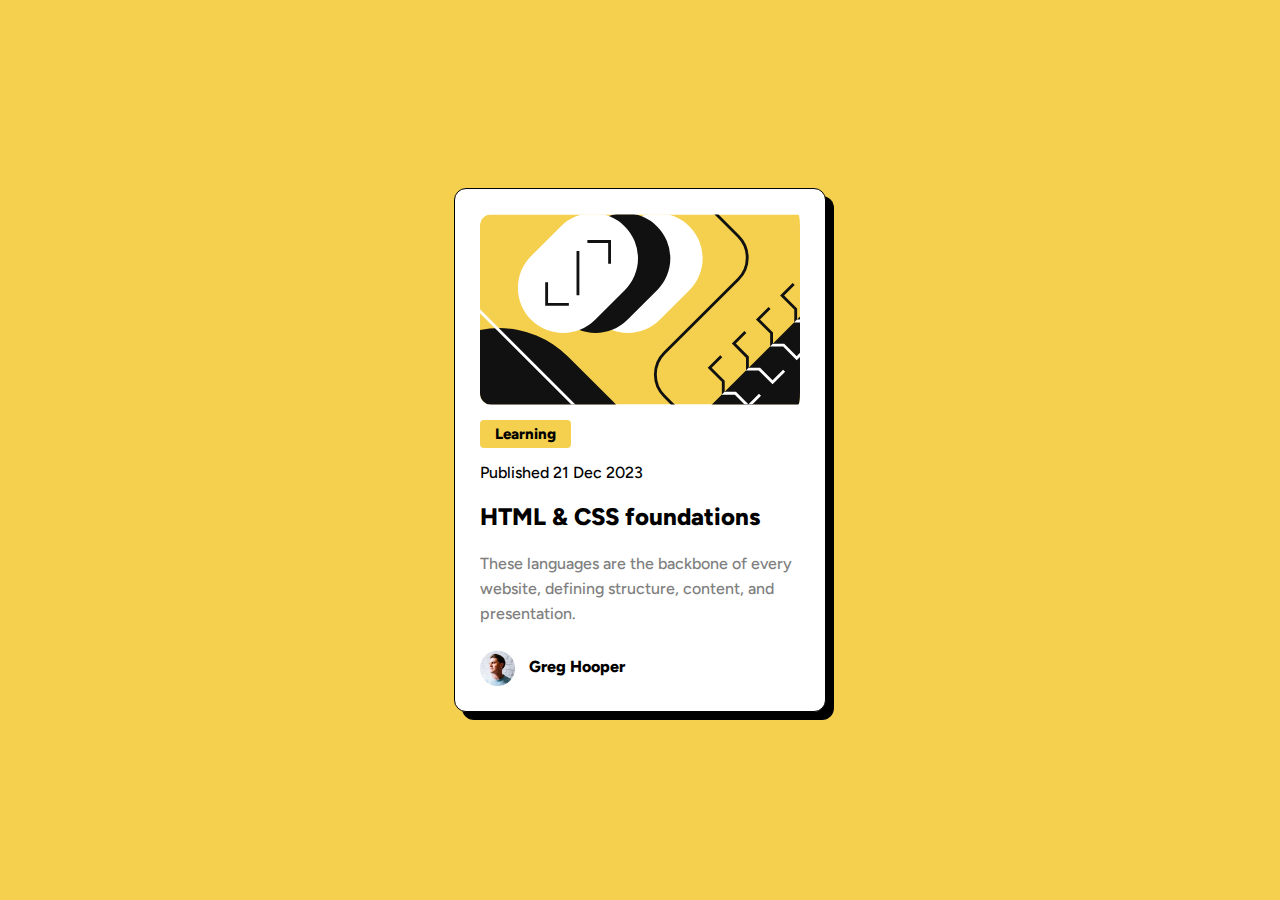
<file: blog-preview-card/index.html>
<!DOCTYPE html>
<html lang="en">
<head>
  <meta charset="UTF-8">
  <meta name="viewport" content="width=device-width, initial-scale=1.0">
  <link rel="icon" type="image/png" sizes="32x32" href="images/favicon-32x32.png">
  <link rel="stylesheet" href="style.css">
  <link rel="preconnect" href="https://fonts.googleapis.com">
  <link rel="preconnect" href="https://fonts.gstatic.com" crossorigin>
  <link href="https://fonts.googleapis.com/css2?family=Figtree:ital,wght@0,300..900;1,300..900&display=swap" rel="stylesheet">
  <title>Frontend Mentor | Blog preview card</title>
</head>
<body>
  <main>
      <div class="wrap">
          <img src="images/illustration-article.svg" alt="illustration" id="illustration">
          <span id="highlight">Learning</span>
          <span id="date">Published 21 Dec 2023</span>
          <h2>HTML & CSS foundations</h2>
          <p>These languages are the backbone of every website, defining structure, content, and presentation.</p>
          <img src="images/image-avatar.webp" alt="profile-picture">
          <span id="name">Greg Hooper</span>
      </div>
  </main>
</body>
</html>
</file>
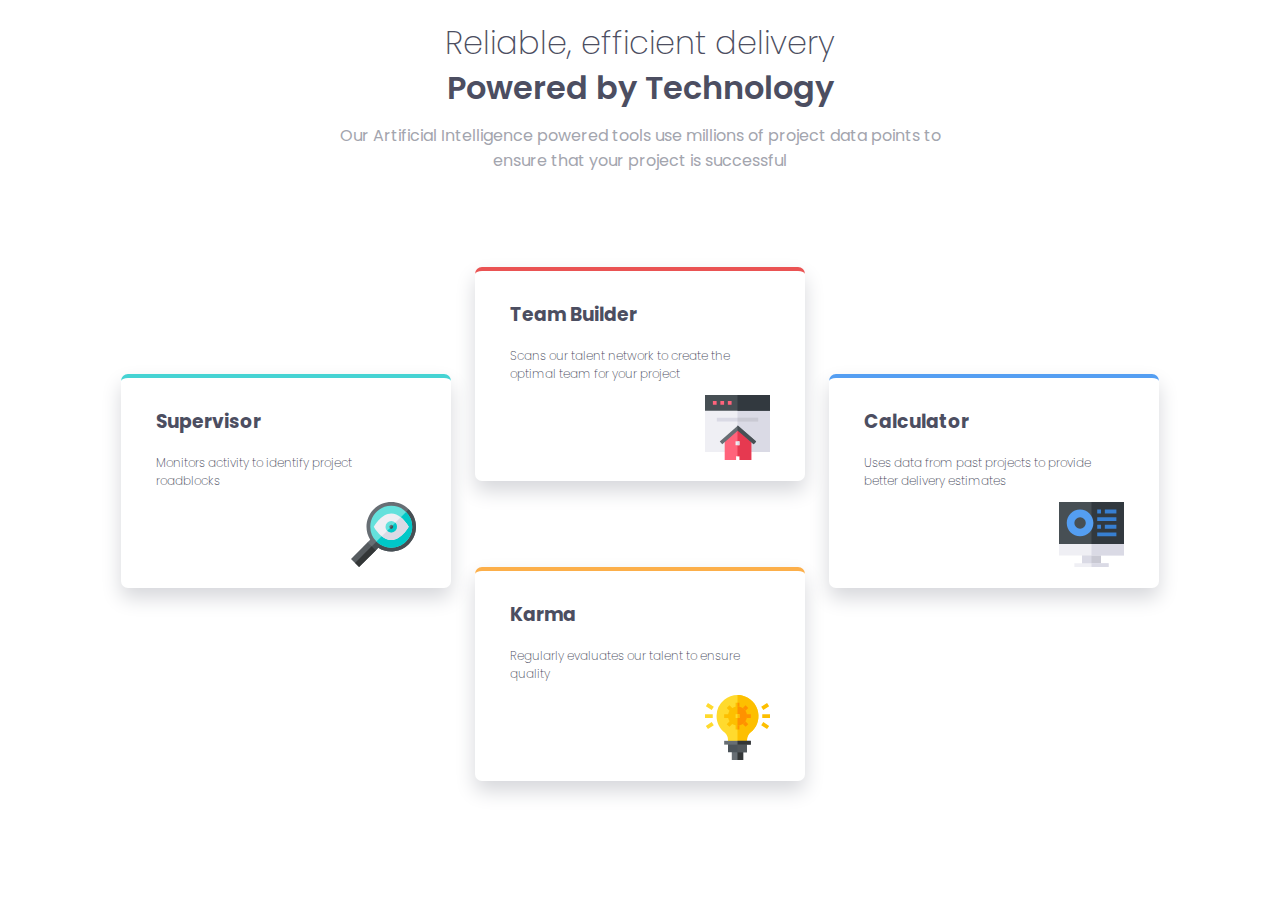
<file: four-card-feature/index.html>
<!DOCTYPE html>
<html lang="en">
<head>
  <meta charset="UTF-8">
  <meta name="viewport" content="width=device-width, initial-scale=1.0">
  <link rel="icon" type="image/png" sizes="32x32" href="./images/favicon-32x32.png">
  <link rel="stylesheet" href="style.css">
  <link rel="preconnect" href="https://fonts.googleapis.com">
  <link rel="preconnect" href="https://fonts.gstatic.com" crossorigin>
  <link href="https://fonts.googleapis.com/css2?family=Poppins:ital,wght@0,100;0,200;0,300;0,400;0,500;0,600;0,700;0,800;0,900;1,100;1,200;1,300;1,400;1,500;1,600;1,700;1,800;1,900&display=swap" rel="stylesheet">
  <title>Frontend Mentor | Four card feature section</title>
</head>
<body>
  <main>
      <div class="wrap">
          <div class="header-contents">
              <h1>Reliable, efficient delivery</h1>
              <h2>Powered by Technology</h2>
              <p id="product-description">
                  Our Artificial Intelligence powered tools use millions of project data
                  points to ensure that your project is successful
              </p>
          </div>
          <div class="box" id="box1">
              <h3>Supervisor</h3>
              <p>Monitors activity to identify project roadblocks</p>
              <img src="images/icon-supervisor.svg" alt="illustration">
          </div>
          <div class="box" id="box2">
              <h3>Team Builder</h3>
              <p>Scans our talent network to create the optimal team for your project</p>
              <img src="images/icon-team-builder.svg" alt="illustration">
          </div>
          <div class="box" id="box3">
              <h3>Karma</h3>
              <p>Regularly evaluates our talent to ensure quality</p>
              <img src="images/icon-karma.svg" alt="illustration">
          </div>
          <div class="box" id="box4">
              <h3>Calculator</h3>
              <p>Uses data from past projects to provide better delivery estimates</p>
              <img src="images/icon-calculator.svg" alt="illustration">
          </div>
          <br>
      </div>
  </main>
  <footer style="display:none">
    <p class="attribution">
      Challenge by <a href="https://www.frontendmentor.io?ref=challenge" target="_blank">Frontend Mentor</a>. 
      Coded by <a href="#">Your Name Here</a>.
    </p>
  </footer>
</body>
</html>
</file>
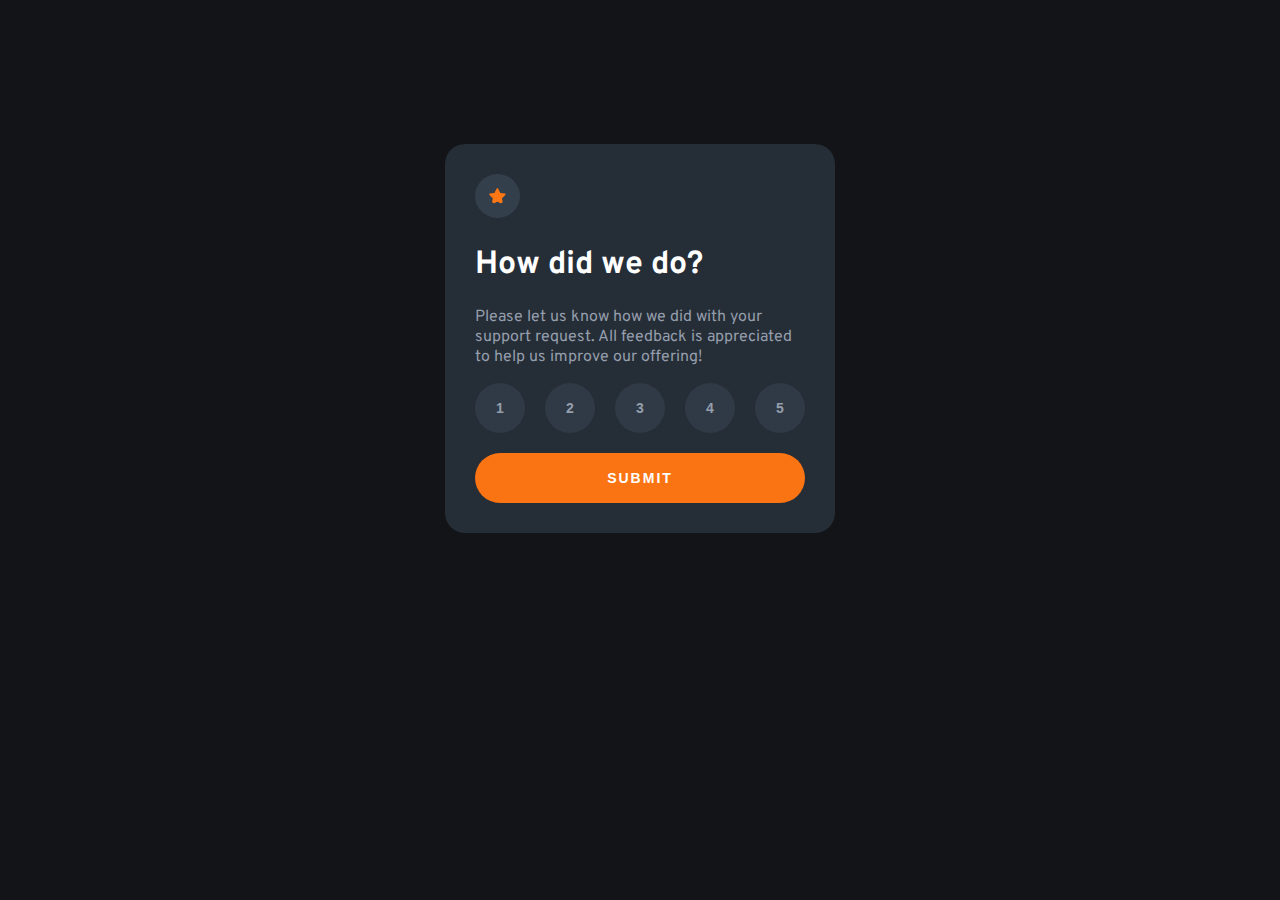
<file: interactive-rating-component/index.html>
<!DOCTYPE html>
<html lang="en">
<head>
  <meta charset="UTF-8">
  <meta name="viewport" content="width=device-width, initial-scale=1.0"> <!-- displays site properly based on user's device -->

  <link rel="icon" type="image/png" sizes="32x32" href="./images/favicon-32x32.png">
    <link rel="preconnect" href="https://fonts.googleapis.com">
<link rel="preconnect" href="https://fonts.gstatic.com" crossorigin>
<link href="https://fonts.googleapis.com/css2?family=Open+Sans:ital,wght@0,300..800;1,300..800&family=Overpass:ital,wght@0,100..900;1,100..900&display=swap" rel="stylesheet">
  <link rel="stylesheet" href="style.css">
  <title>Frontend Mentor | Interactive rating component</title>
  <!-- Feel free to remove these styles or customise in your own stylesheet 👍 -->
</head>
<body>
  <!-- Rating state start -->
<div class="wrap">
    <div class="ratingState" id="ratingState">
        <img src="images/icon-star.svg" alt="icon star">
        <h1>How did we do?</h1>
        <p>Please let us know how we did with your support request. All feedback is appreciated to help us improve our offering!</p>
        <div class="buttonWrap">
            <button class="rateBtn" id="rateBtn" onclick="userRatingValue='1'">1</button>
            <button class="rateBtn" id="rateBtn" onclick="userRatingValue='2'">2</button>
            <button class="rateBtn" id="rateBtn" onclick="userRatingValue='3'">3</button>
            <button class="rateBtn" id="rateBtn" onclick="userRatingValue='4'">4</button>
            <button class="rateBtn" id="rateBtn" onclick="userRatingValue='5'">5</button>
        <button id="submitBtn" type="submit">SUBMIT</button>
        </div>
    </div>
  <!-- Rating state end -->

  <!-- Thank you state start -->
    <div class="thankState" id="thankState">
        <img src="images/illustration-thank-you.svg" alt="thank-you graphic" id="thank-you-graphic">
        <p id="youSelected">You selected <span id="userRating"></span> out of 5</p>
        <h2>Thank you!</h2>
        <p>We appreciate you taking the time to give a rating. If you ever need more support, don’t hesitate to get in touch!</p>
    </div>
  <!-- Thank you state end -->
</div>
<script src="main.js"></script>
</body>
</html>
</file>
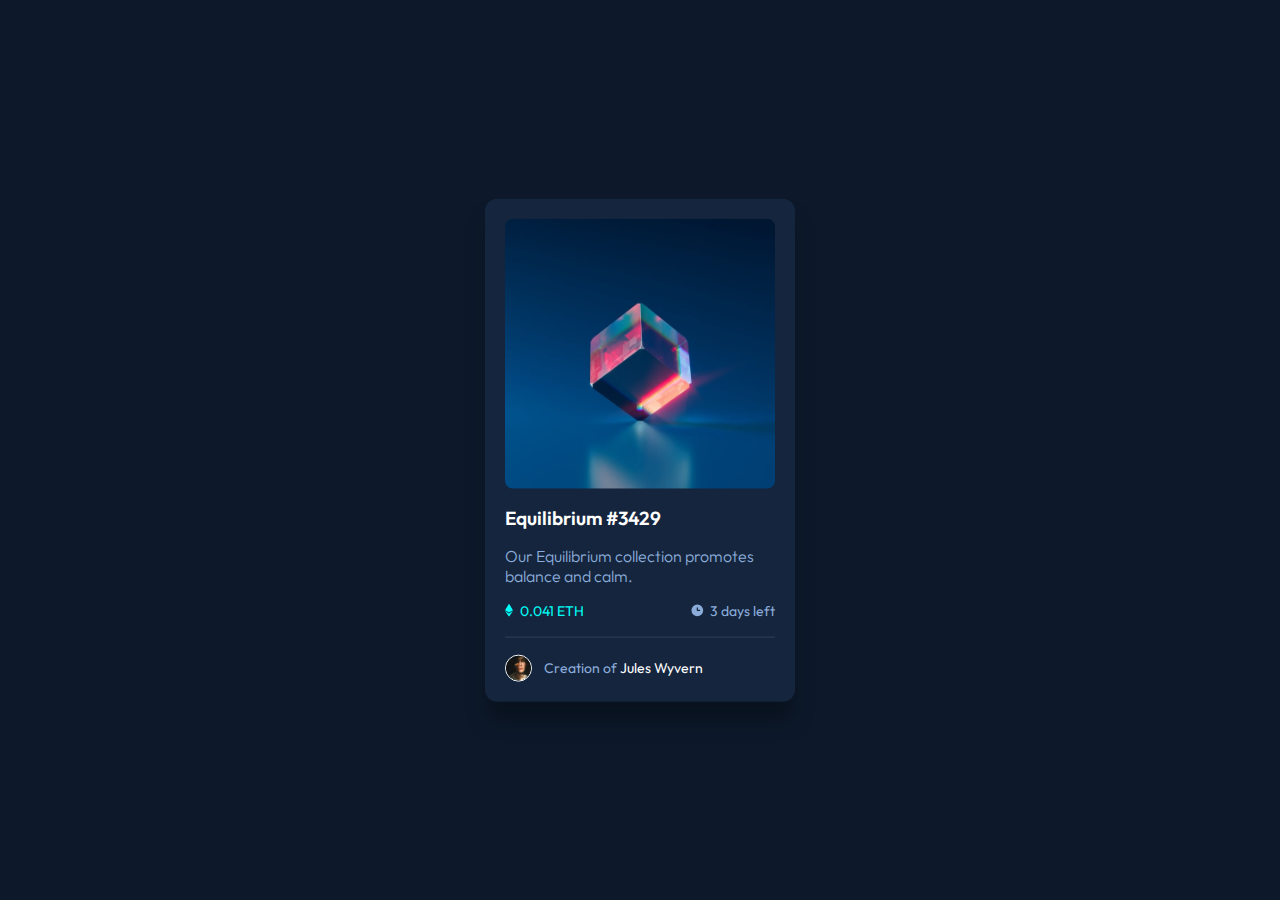
<file: nft-preview-card/index.html>
<!DOCTYPE html>
<html lang="en">
<head>
  <meta charset="UTF-8">
  <meta name="viewport" content="width=device-width, initial-scale=1.0"> <!-- displays site properly based on user's device -->
  <link rel="icon" type="image/png" sizes="32x32" href="./images/favicon-32x32.png">
  <link rel="stylesheet" href="style.css">
  <link rel="preconnect" href="https://fonts.googleapis.com">
  <link rel="preconnect" href="https://fonts.gstatic.com" crossorigin>
  <link href="https://fonts.googleapis.com/css2?family=Outfit:wght@100..900&display=swap" rel="stylesheet">
  <title>Frontend Mentor | NFT preview card component</title>
</head>
<body>
    <main>
        <div class="container">
            <img src="images/image-equilibrium.jpg" alt="nft preview" id="nftPreviewImg">
            <h1>Equilibrium #3429</h1>
            <p>Our Equilibrium collection promotes balance and calm.</p>
            <div class="flex-container productInformation">
                <img src="images/icon-ethereum.svg" alt="ethereum illustration" id="ethereumIllustration">
                <span id="price">0.041 ETH</span>
                <img src="images/icon-clock.svg" alt="clock illustration" id="clockIllustration">
                <span id="timeLeft">3 days left</span>
            </div>
            <hr>
            <div class="flex-container credits">
                <img src="images/image-avatar.png" id="avatar">
                <h3>Creation of <span id="name">Jules Wyvern</span></h3>
            </div>
        </div>
    </main>
</body>
</html>
</file>
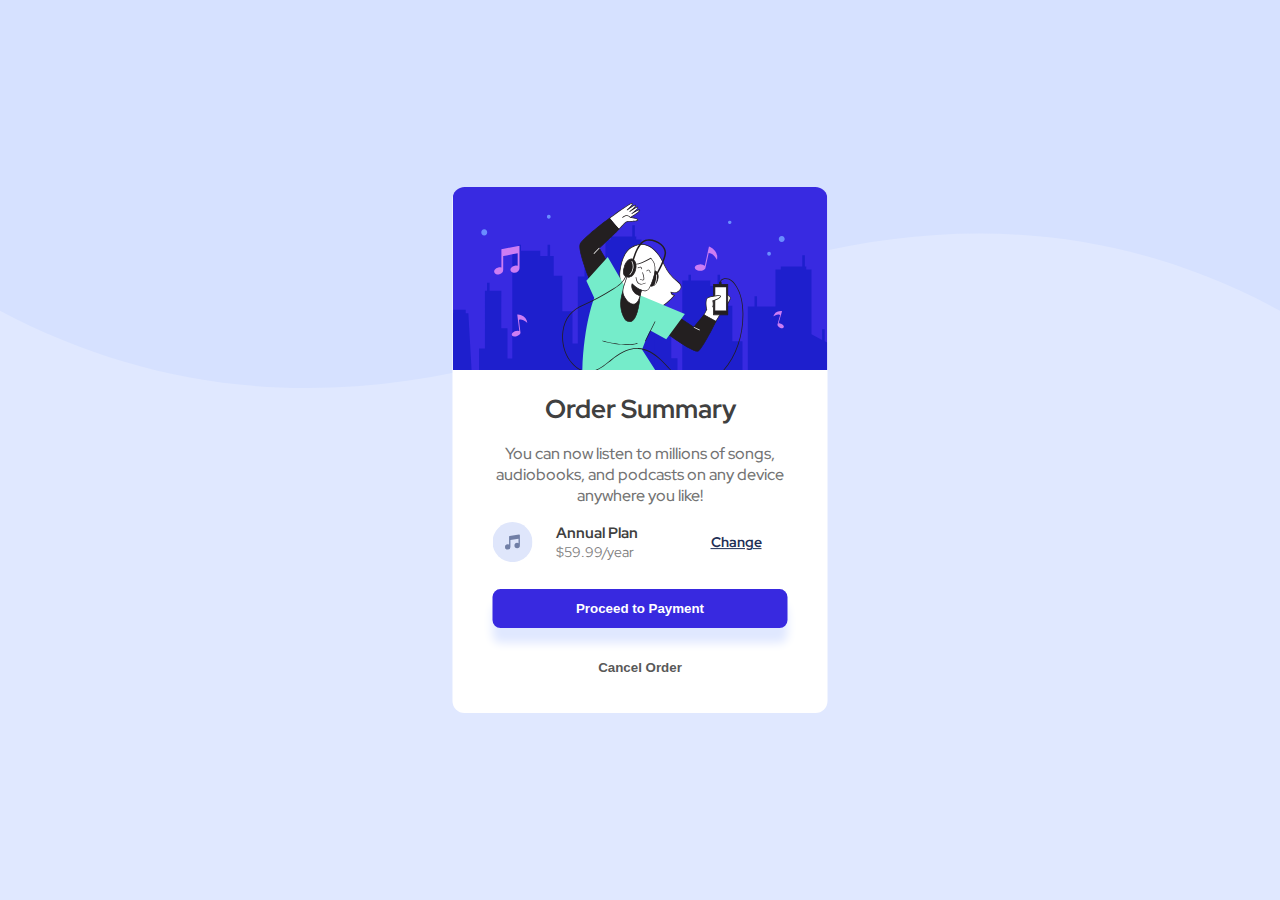
<file: order-summary-card/index.html>
<!DOCTYPE html>
<html lang="en">
<head>
  <meta charset="UTF-8">
  <meta name="viewport" content="width=device-width, initial-scale=1.0"> <!-- displays site properly based on user's device -->
  <link rel="icon" type="image/png" sizes="32x32" href="./images/favicon-32x32.png">
  <link rel="preconnect" href="https://fonts.googleapis.com">
  <link rel="preconnect" href="https://fonts.gstatic.com" crossorigin>
  <link href="https://fonts.googleapis.com/css2?family=Red+Hat+Display:ital,wght@0,300..900;1,300..900&display=swap" rel="stylesheet">
  <link rel="stylesheet" href="style.css">
  <title>Frontend Mentor | Order summary card</title>
</head>
<body>
  <div class="wrapper">
    <img src="images/illustration-hero.svg" alt="illustration-hero" id="illustration-hero">
    <div class="content">
      <h1>Order Summary</h1>
      <p>
        You can now listen to millions of songs, audiobooks, and podcasts on any 
        device anywhere you like!
      </p>
      <img src="images/icon-music.svg" alt="illustration">
      <div class="subscriptionInfo">
        <h2>Annual Plan</h2>
        <span id="price">$59.99/year</span>
      </div>
      <a href="#">Change</a>
      <button id="proceed">Proceed to Payment</button>
      <button id="cancel">Cancel Order</button>
    </div>
  </div>
</body>
</html>
</file>
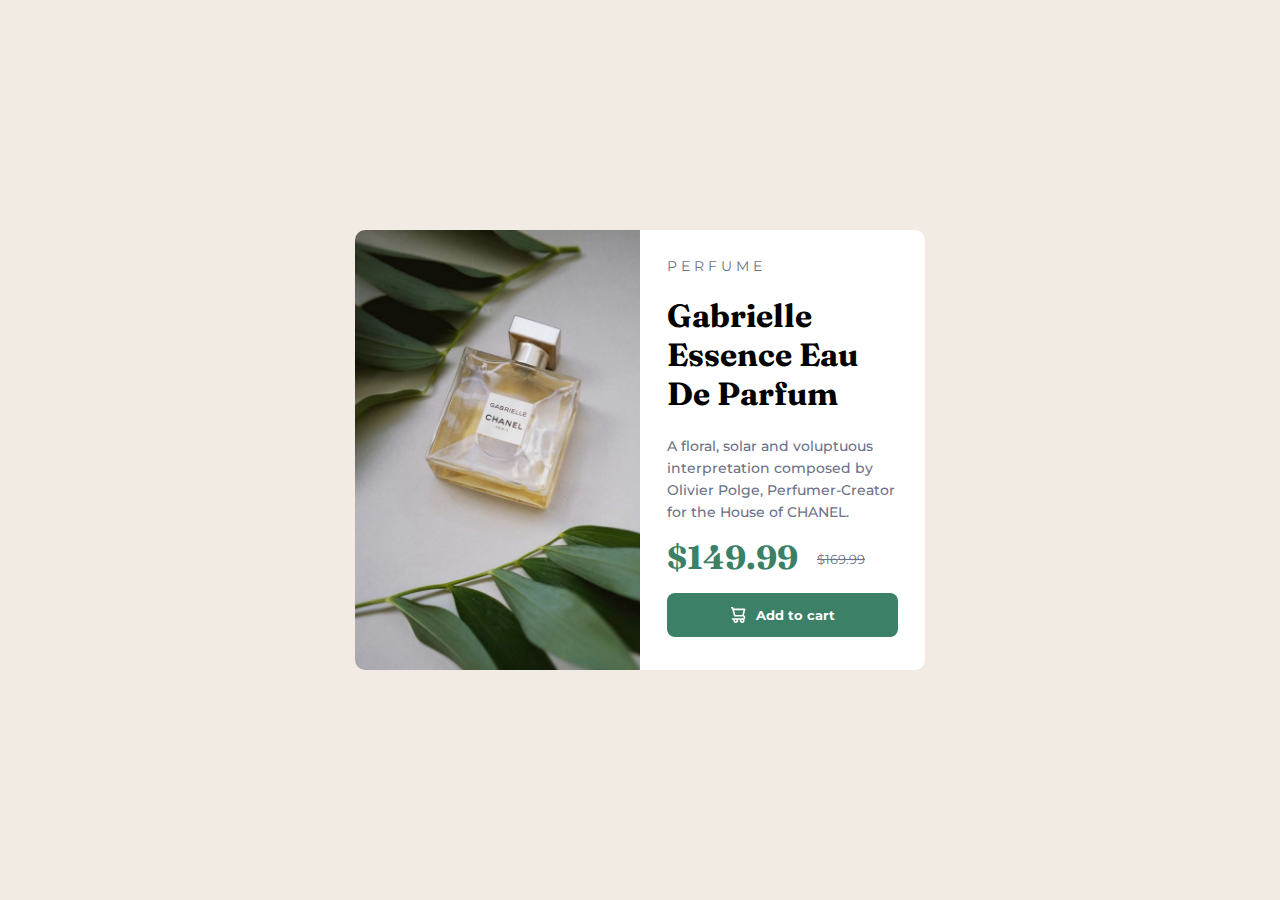
<file: product-preview-card/index.html>
<!DOCTYPE html>
<html lang="en">
<head>
  <meta charset="UTF-8">
  <meta name="viewport" content="width=device-width, initial-scale=1.0"> <!-- displays site properly based on user's device -->
  <link rel="icon" type="image/png" sizes="32x32" href="./images/favicon-32x32.png">
  <link rel="stylesheet" href="style.css">
  <link rel="preconnect" href="https://fonts.googleapis.com">
  <link rel="preconnect" href="https://fonts.gstatic.com" crossorigin>
  <link href="https://fonts.googleapis.com/css2?family=Fraunces:ital,opsz,wght@0,9..144,100..900;1,9..144,100..900&family=Montserrat:ital,wght@0,100..900;1,100..900&display=swap" rel="stylesheet">
  <title>Frontend Mentor | Product preview card component</title>
</head>
<body>
    <main>
        <div class="wrap">
            <img src="images/image-product-mobile.jpg" id="perfume-image-mobile" alt="perfume image">
            <img src="images/image-product-desktop.jpg" id="perfume-image-desktop" alt="perfume image">
            <div class="content">
                <span id="label">PERFUME</span>
                <h1>Gabrielle Essence Eau De Parfum</h1>
                <p>
                    A floral, solar and voluptuous interpretation composed by Olivier Polge, 
                    Perfumer-Creator for the House of CHANEL.
                </p>
                <div class="pricing-section">
                    <span id="price">$149.99</span>
                    <span id="priceMarkedDown"><s>$169.99</s></span>
                </div>
                <button><img src="images/icon-cart.svg" alt="cart illustration" id="cart">Add to cart</button>
            </div>
        </div>
    </main>
</body>
</html>
</file>
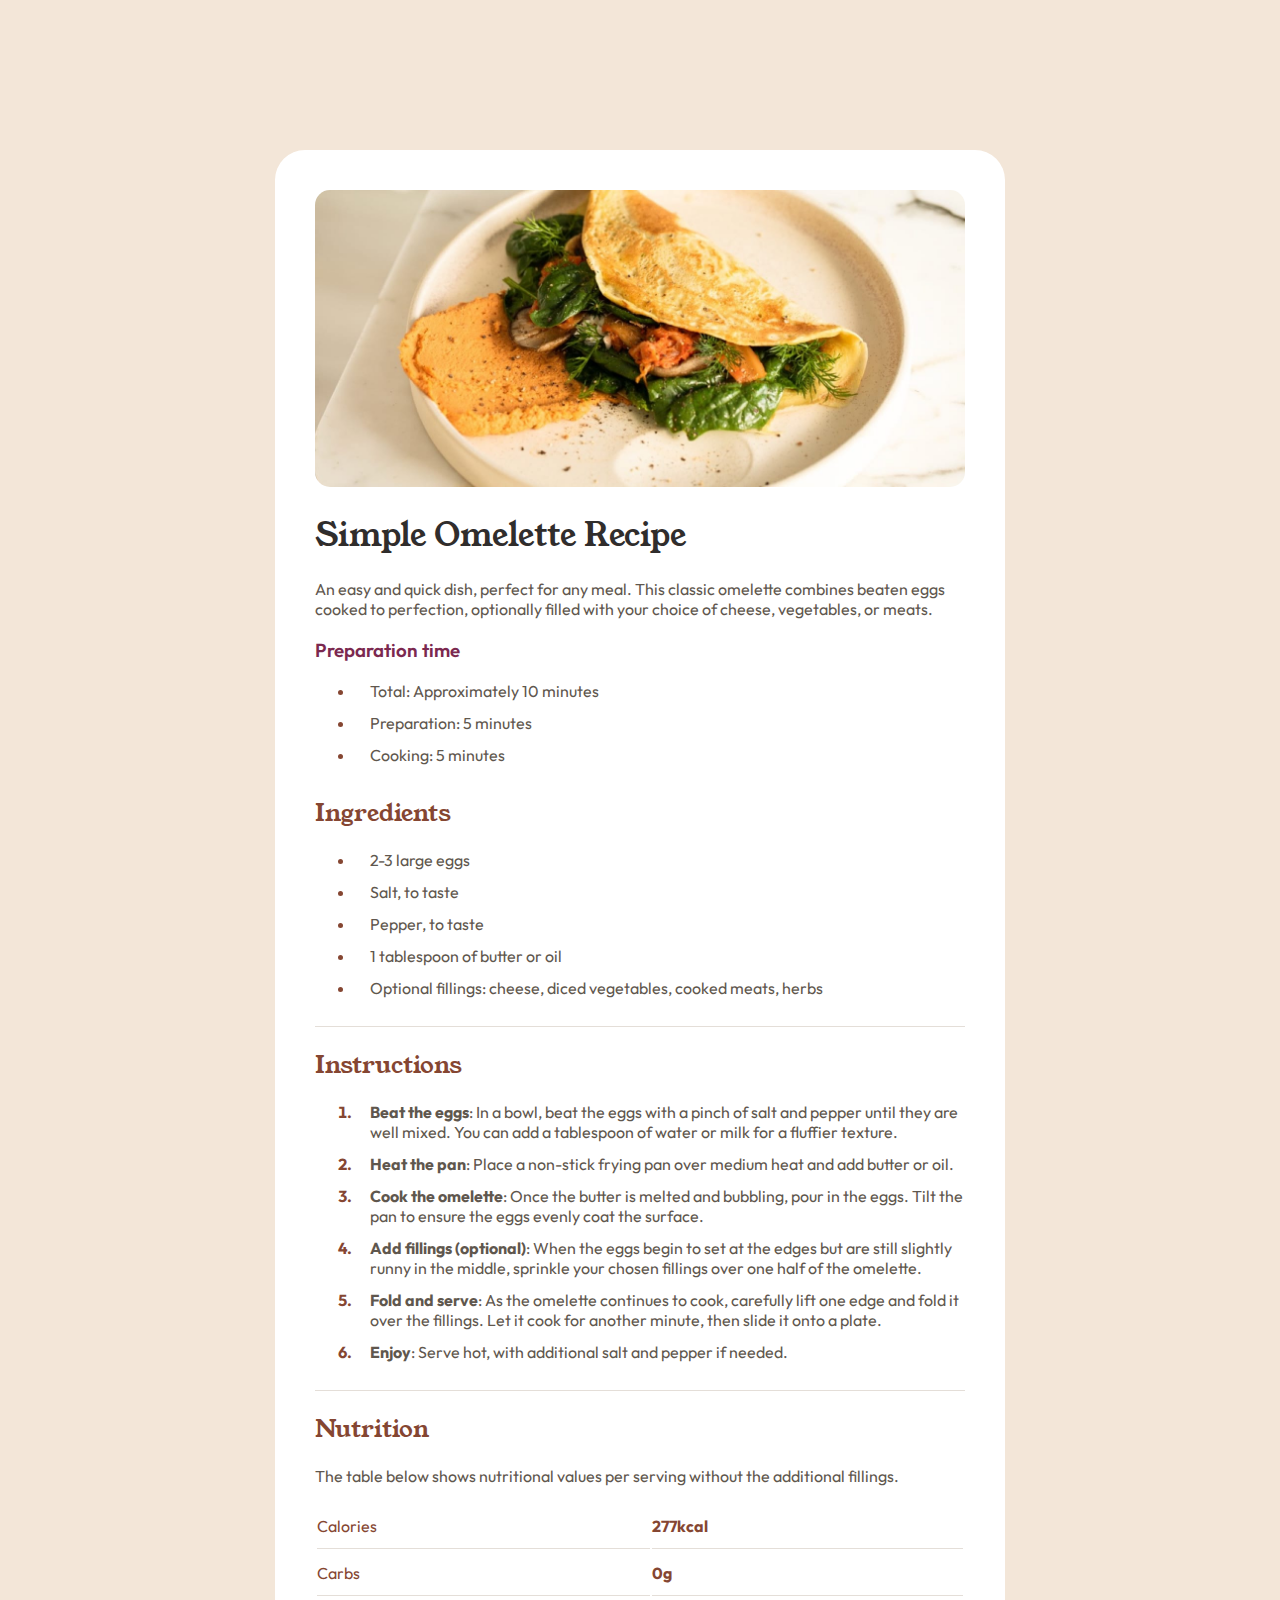
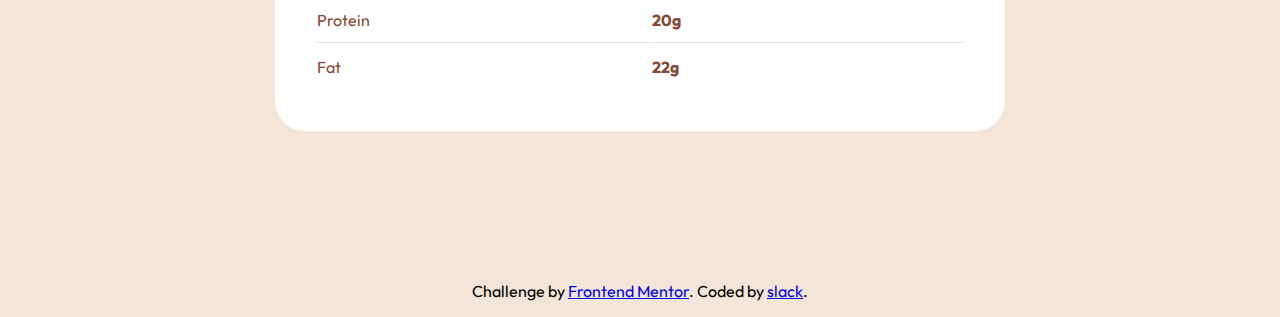
<file: recipe-page/index.html>
<!DOCTYPE html>
<html lang="en">
<head>
  <meta charset="UTF-8">
  <meta name="viewport" content="width=device-width, initial-scale=1.0"> <!-- displays site properly based on user's device -->
  <link rel="icon" type="image/png" sizes="32x32" href="./assets/images/favicon-32x32.png">
  <link rel="stylesheet" href="style.css">
  <link rel="preconnect" href="https://fonts.googleapis.com">
  <link rel="preconnect" href="https://fonts.gstatic.com" crossorigin>
  <link href="https://fonts.googleapis.com/css2?family=Outfit:wght@100..900&family=Young+Serif&display=swap" rel="stylesheet">
  <title>Frontend Mentor | Recipe page</title>
</head>
<body>
  <div class="wrap">
    <img src="images/image-omelette.jpeg" alt="omelete">
    <h1>Simple Omelette Recipe</h1>
    <p>
      An easy and quick dish, perfect for any meal. This classic omelette combines beaten eggs cooked 
      to perfection, optionally filled with your choice of cheese, vegetables, or meats.
    </p>
    <h3>Preparation time</h3>
    <ul id="prep-time">
      <li>Total: Approximately 10 minutes</li>
      <li>Preparation: 5 minutes</li>
      <li>Cooking: 5 minutes</li>
    </ul>
    <h2>Ingredients</h2>
    <ul>
      <li>2-3 large eggs</li>
      <li>Salt, to taste</li>
      <li>Pepper, to taste</li>
      <li>1 tablespoon of butter or oil</li>
      <li>Optional fillings: cheese, diced vegetables, cooked meats, herbs</li>
    </ul>
    <hr>
    <h2>Instructions</h2>
    <ol>
      <li><b>Beat the eggs</b>: In a bowl, beat the eggs with a pinch of salt and pepper until they are well mixed. You can add a tablespoon of water or milk for a fluffier texture.</li>
      <li><b>Heat the pan</b>: Place a non-stick frying pan over medium heat and add butter or oil.</li>
      <li><b>Cook the omelette</b>: Once the butter is melted and bubbling, pour in the eggs. Tilt the pan to ensure the eggs evenly coat the surface.</li>
      <li><b>Add fillings (optional)</b>: When the eggs begin to set at the edges but are still slightly runny in the middle, sprinkle your chosen fillings over one half of the omelette.</li>
      <li><b>Fold and serve</b>: As the omelette continues to cook, carefully lift one edge and fold it over the fillings. Let it cook for another minute, then slide it onto a plate.</li>
      <li><b>Enjoy</b>: Serve hot, with additional salt and pepper if needed.</li>
    </ol>
    <hr>
    <h2>Nutrition</h2>
    <p>The table below shows nutritional values per serving without the additional fillings.</p>
    <table>
      <tr>
        <td>Calories</td>
        <td>277kcal</td>
      </tr>
      <tr>
        <td>Carbs</td>
        <td>0g</td>
      </tr>
      <tr>
        <td>Protein</td>
        <td>20g</td>
      </tr>
      <tr>
        <td style="border-bottom:none;">Fat</td>
        <td style="border-bottom:none;">22g</td>
      </tr>
    </table>
  </div>
  <div class="attribution">
    <p>
      Challenge by <a href="https://www.frontendmentor.io?ref=challenge" target="_blank">Frontend Mentor</a>. 
    Coded by <a href="https://github.com/slackwaree">slack</a>.
    </p>
  </div>
</body>
</html>
</file>
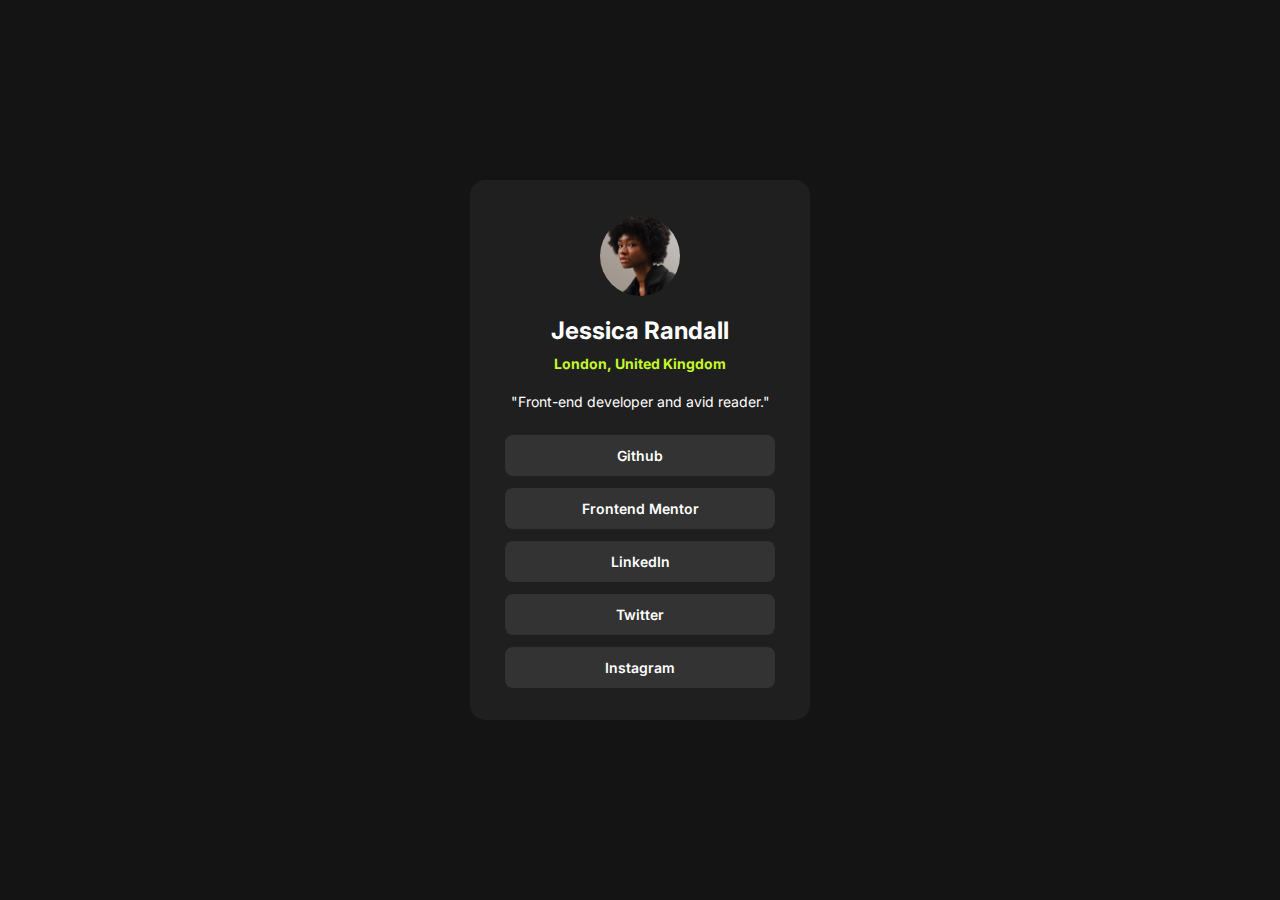
<file: social-links-profile/index.html>
<!DOCTYPE html>
<html lang="en">
<head>
  <meta charset="UTF-8">
  <meta name="viewport" content="width=device-width, initial-scale=1.0"> <!-- displays site properly based on user's device -->
  <link rel="icon" type="image/png" sizes="32x32" href="./assets/images/favicon-32x32.png">
  <link rel="stylesheet" href="style.css">
  <link rel="preconnect" href="https://fonts.googleapis.com">
  <link rel="preconnect" href="https://fonts.gstatic.com" crossorigin>
  <link href="https://fonts.googleapis.com/css2?family=Inter:wght@100..900&display=swap" rel="stylesheet">
  <title>Frontend Mentor | Social links profile</title>
</head>
<body>
    <div class="wrap">
        <img src="images/avatar-jessica.jpeg" alt="avatar">
        <h2>Jessica Randall</h2>
        <p id="location">London, United Kingdom</p>
        <p id="quote">"Front-end developer and avid reader."</p>
        <a href="#">Github</a>
        <a href="#">Frontend Mentor</a>
        <a href="#">LinkedIn</a>
        <a href="#">Twitter</a>
        <a href="#">Instagram</a>
    </div>
</body>
</html>
</file>
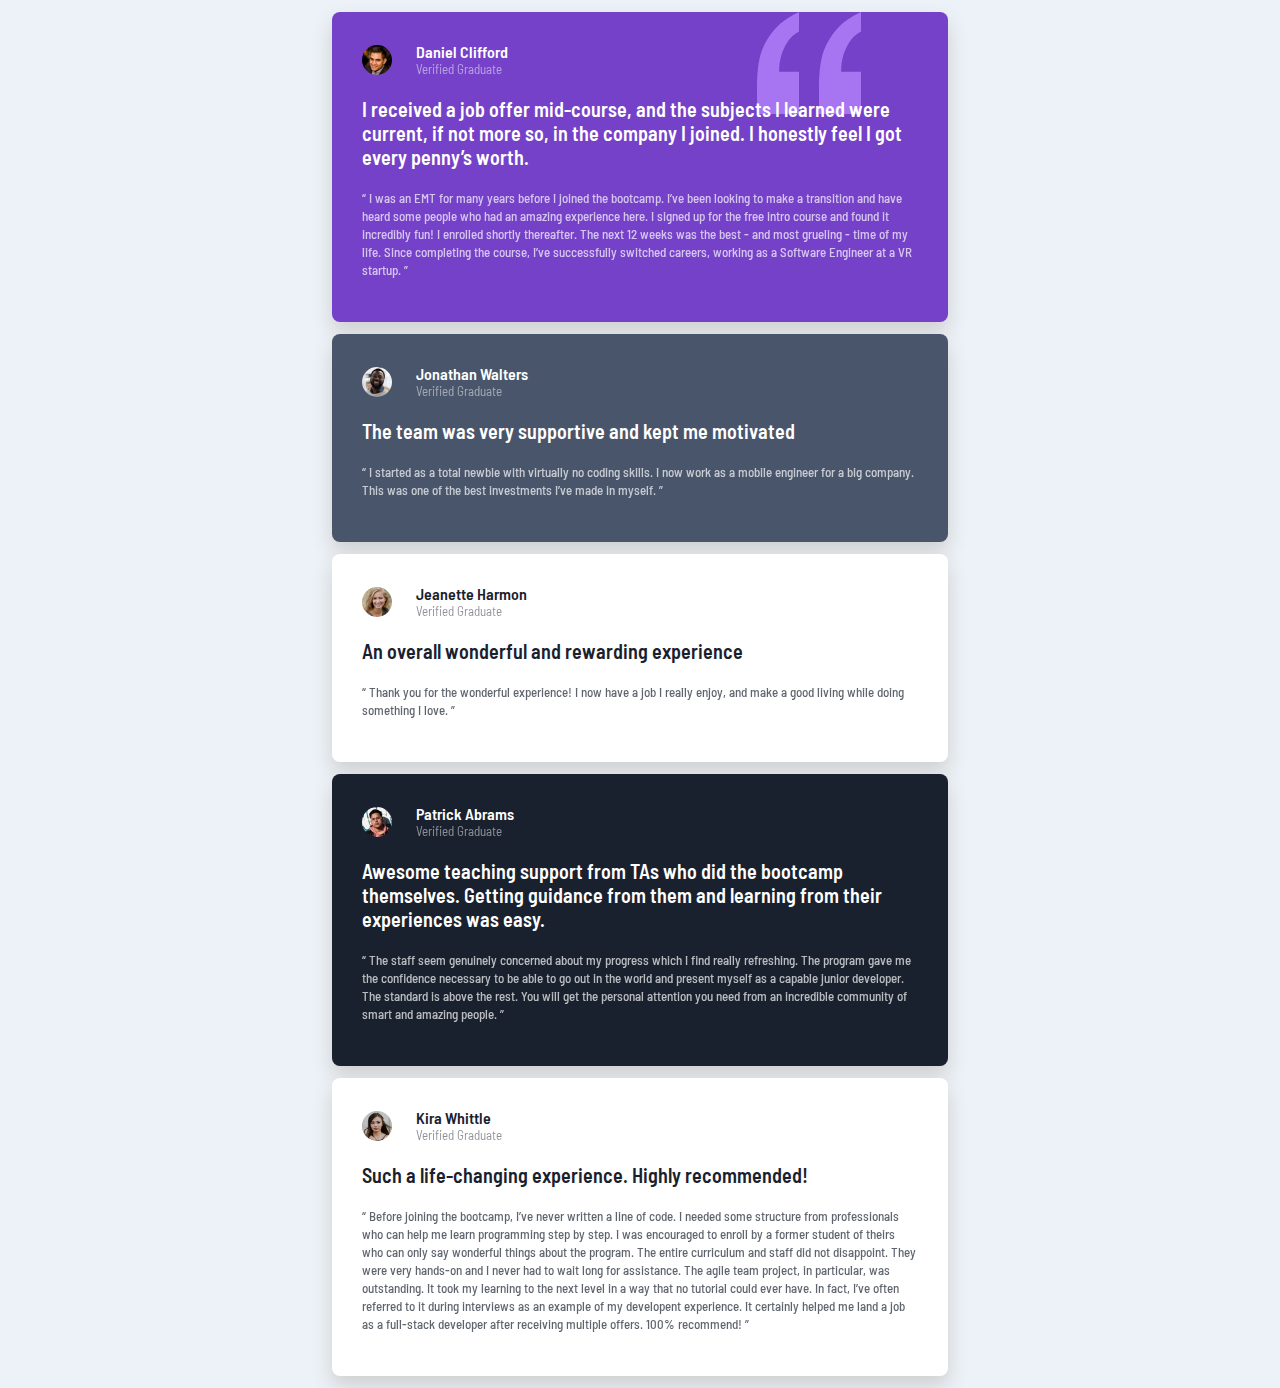
<file: testimonials-grid-section/index.html>
<!DOCTYPE html>
<html lang="en">
<head>
  <meta charset="UTF-8">
  <meta name="viewport" content="width=device-width, initial-scale=1.0"> <!-- displays site properly based on user's device -->
  <link rel="icon" type="image/png" sizes="32x32" href="./images/favicon-32x32.png">
  <link rel="stylesheet" href="style.css">
  <link rel="preconnect" href="https://fonts.googleapis.com">
  <link rel="preconnect" href="https://fonts.gstatic.com" crossorigin>
  <link href="https://fonts.googleapis.com/css2?family=Barlow+Semi+Condensed:ital,wght@0,100;0,200;0,300;0,400;0,500;0,600;0,700;0,800;0,900;1,100;1,200;1,300;1,400;1,500;1,600;1,700;1,800;1,900&display=swap" rel="stylesheet">
  <title>Frontend Mentor | Testimonial Grid Section</title>
</head>
<body>
    <main>
        <div class="wrap">
            <div class="block-one block">
                <img src="images/image-daniel.jpg" alt="avatar">
                <span class="name">Daniel Clifford</span>
                <span class="verified-graduate">Verified Graduate</span>
                <p class="paragraph-one">
                    I received a job offer mid-course, and the subjects I learned were current, if not more so, 
                    in the company I joined. I honestly feel I got every penny’s worth.
                </p>
                <p class="paragraph-two">
                    “ I was an EMT for many years before I joined the bootcamp. I’ve been looking to make a 
                    transition and have heard some people who had an amazing experience here. I signed up 
                    for the free intro course and found it incredibly fun! I enrolled shortly thereafter. 
                    The next 12 weeks was the best - and most grueling - time of my life. Since completing 
                    the course, I’ve successfully switched careers, working as a Software Engineer at a VR startup. ”
                </p>
            </div>
            <div class="block-two block">
                <img src="images/image-jonathan.jpg" alt="avatar">
                <span class="name">Jonathan Walters</span>
                <span class="verified-graduate">Verified Graduate</span>
                <p class="paragraph-one">
                    The team was very supportive and kept me motivated
                </p>
                <p class="paragraph-two">
                    “ I started as a total newbie with virtually no coding skills. I now work as a mobile engineer 
                    for a big company. This was one of the best investments I’ve made in myself. ”
                </p>
            </div>
            <div class="block-three block">
                <img src="images/image-jeanette.jpg" alt="avatar">
                <span class="name">Jeanette Harmon</span>
                <span class="verified-graduate">Verified Graduate</span>
                <p class="paragraph-one">
                    An overall wonderful and rewarding experience
                </p>
                <p class="paragraph-two">
                    “ Thank you for the wonderful experience! I now have a job I really enjoy, and make a good living 
                    while doing something I love. ”
                </p>
            </div>
            <div class="block-four block">
                <img src="images/image-patrick.jpg" alt="avatar">
                <span class="name">Patrick Abrams</span>
                <span class="verified-graduate">Verified Graduate</span>
                <p class="paragraph-one">
                    Awesome teaching support from TAs who did the bootcamp themselves. Getting guidance from them and 
                    learning from their experiences was easy.
                </p>
                <p class="paragraph-two">
                    “ The staff seem genuinely concerned about my progress which I find really refreshing. The program 
                    gave me the confidence necessary to be able to go out in the world and present myself as a capable 
                    junior developer. The standard is above the rest. You will get the personal attention you need from 
                    an incredible community of smart and amazing people. ”
                </p>
            </div>
            <div class="block-five block">
                <img src="images/image-kira.jpg" alt="avatar">
                <span class="name">Kira Whittle</span>
                <span class="verified-graduate">Verified Graduate</span>
                <p class="paragraph-one">
                   Such a life-changing experience. Highly recommended!
                </p>
                <p class="paragraph-two">
                    “ Before joining the bootcamp, I’ve never written a line of code. I needed some structure from 
                    professionals who can help me learn programming step by step. I was encouraged to enroll by a former 
                    student of theirs who can only say wonderful things about the program. The entire curriculum and staff 
                    did not disappoint. They were very hands-on and I never had to wait long for assistance. The agile team 
                    project, in particular, was outstanding. It took my learning to the next level in a way that no tutorial 
                    could ever have. In fact, I’ve often referred to it during interviews as an example of my developent 
                    experience. It certainly helped me land a job as a full-stack developer after receiving multiple offers. 
                    100% recommend! ”
                </p>
            </div>
        </div>
    </main>
</body>
</html>
</file>
<file: blog-preview-card/style.css>
* {
    font-family: "Figtree", sans-serif;
}

body {
    background-color: hsl(47, 88%, 63%);
}
.wrap {
    background-color: white;
    width: 320px;
    position: absolute;
    top: 50%;
    left: 50%;
    transform: translate(-50%, -50%);
    border-radius: 12px;
    padding: 25px;
    box-shadow: 8px 8px black;
    border: 1px solid black;
}
#illustration {
    width: 100%;
    border-radius: inherit;
}
#highlight {
    display: inline-block;
    background-color: hsl(47, 88%, 63%);
    padding: 5px 15px;
    font-weight: 800;
    font-size: 15px;
    border-radius: 4px;
    margin: 1em 0;
}
#date {display: block;font-weight:500;}
h2 {font-weight: 800;}
p {
    font-size: 16px;
    font-weight: 500;
    line-height: 25px;
    color: hsl(0, 0%, 50%);
    margin-bottom: 1.5em;
}
img {
    width: 11%;
    vertical-align: middle;
    padding-right: 10px;
}
#name {font-weight: 800;}
</file>
<file: four-card-feature/style.css>
body {
    font-family: "Poppins", sans-serif;
    background-color: white;
}

.wrap {
    display: grid;
    height: 100%;
    grid-template-columns: repeat(3, 1fr);
    grid-template-rows: repeat(3, 1fr);
    position: absolute;
    top: 50%;
    left: 50%;
    transform: translate(-50%, -55%);
}
.header-contents {
    grid-column:1/4;
    text-align: center;
    color: hsl(234, 12%, 34%);
    margin: 0 230px;
}
.header-contents h1 {font-weight: 200;margin:2em 0px -30px 0px;}
.header-contents h2 {font-weight: 600; font-size: 32px;margin-bottom:-5px}
.header-contents p {color:hsl(229, 6%, 66%);}
.box {
    box-shadow: 0px 10px 20px hsl(229, 6%, 85%);
    width: 260px;
    height: 190px;
    border-radius: 7px;
    margin: 12px;
    padding: 10px 35px;
    color: hsl(234, 12%, 34%);
}
.box p {font-weight:200;font-size:12px}
.box img {float:right;width:25%;}
#box2 {
    border-top: 4px solid hsl(0, 78%, 62%);
    grid-column:2;
}
#box1 {
    border-top: 4px solid hsl(180, 62%, 55%);
    grid-column:1;grid-row:2;
    transform: translate(0, 50%);
}
#box3 {
    border-top: 4px solid hsl(34, 97%, 64%);
    grid-column:2;
}
#box4 {
    border-top: 4px solid hsl(212, 86%, 64%);
    grid-column:3;grid-row:2;
    transform: translate(0, 50%);
}

@media (max-width: 1040px) {
  .wrap {display:block;}
  .header-contents {margin:0;}
  h1, h2 {font-size:27px!important;}
  p {margin-bottom:4em;}
  .box {
      display:block;
      margin: 0 auto;
      margin-bottom: 25px;
  }
  .box img {transform: translate(0, -2em);width:20%;}
  #box1, #box3, #box4 {transform:translate(0);}
}
</file>
<file: interactive-rating-component/style.css>
body {
    background-color: hsl(216, 12%, 8%);
    font-family: "Overpass", sans-serif;
}
.wrap {
    background-color: hsl(213, 19%, 18%);
    max-width: 330px;
    margin: 9em auto;
    padding: 30px;
    border-radius: 20px;
}
img {
    background-color:hsl(213, 19%, 25%);
    padding: 14px;
    border-radius: 50%;
}
.buttonWrap {
    display: grid;
    grid-template-columns: repeat(5, 1fr);
    grid-template-rows: 1fr 1fr;
    color: hsl(217, 12%, 63%);
    grid-gap: 20px;
}
.rateBtn {
    background-color:hsl(213, 19%, 23%);
    border-radius: 50%;
    border: 0 none;
    padding: 17px 10px;
    font-weight: 700;
    font-size: 14px;
}
.rateBtn:hover {
    background-color:hsl(217, 12%, 63%);
    color:white;
}
.rateBtn:focus {
    background-color:hsl(25, 97%, 53%);
    color:white;
}
h1, #submitBtn {color:white;}
#submitBtn {
    grid-column: 1/6;
    background-color:hsl(25, 97%, 53%);
    border-radius:25px;
    font-weight:700;
    font-size: 14px;
    letter-spacing: 2px;
    border: 0 none;
}
#submitBtn:hover {
    background-color:white;
    color:hsl(25, 97%, 53%);
}
h1 {font-weight: 700;}
p, button {font-weight: 400; color: hsl(217, 12%, 63%)}

.thankState {display:none;}

/* From here on out, all styles only affect the second display state */

#thank-you-graphic {
    background: none;
    border-radius: 0px;
    margin: auto 5em;
}
#youSelected {
    background-color: hsl(216, 12%, 23%);
    color: hsl(25, 97%, 53%);
    margin: 0 5em;
    padding: 8px 13px;
    border-radius: 15px;
    width: 50%;
}
.thankState {color:white;text-align:center;}
.thankState p {font-weight:400;!important}
</file>
<file: nft-preview-card/style.css>
body {
    background-color: hsl(217, 54%, 11%);
    margin: 0;
    font-family: "Outfit", sans-serif;
}
.container {
    background-color: hsl(216, 50%, 16%);
    position: absolute;
    top: 50%;
    left: 50%;
    transform: translate(-50%, -50%);
    width: 270px;
    height: auto;
    padding: 20px;
    border-radius: 12px;
    box-shadow: 0 20px 20px hsl(0,0%,0%,30%);
}
.container #nftPreviewImg {
    width: 100%;
    border-radius: 8px;
}
.flex-container {
    display: flex;
    flex-direction: row;
    font-size: 14px;
    color: hsl(215, 51%, 70%); /* unless otherwise specified */
}
.flex-container img {
    vertical-align: middle;
    align-self: center;
}
.productInformation #price {
    color: hsl(178, 100%, 50%);
    margin-right: auto;
    margin-left: 7px;
}
#ethereumIllustration {
    width: 8px;
}
#clockIllustration {
    width: 15px;
    margin-right: 5px;
}
h1 {
    color: white;
    font-size: 19px;
    font-weight: 600;
}
p {
    color: hsl(215, 51%, 70%);
    font-weight: 300;
}
hr {
    border: none;
    height: 1px;
    background-color: hsl(215, 32%, 27%);
    margin: 17px 0;
}
.credits img {
    width: 25px;
    border: 1px solid white;
    border-radius: 50%;
    margin-right: 12px;
}
.credits h3 {
    font-weight: 400;
    font-size: 14px;
    margin: 0;
    margin: auto 0;
}
.credits #name {
    color: white;
}
</file>
<file: order-summary-card/style.css>
body {
  background-image: url(images/pattern-background-desktop.svg);
  background-repeat: no-repeat;
  background-size: cover;
  background-color: #e0e8ff;
  margin: 0; }
  body .wrapper {
    width: 375px;
    background-color: white;
    top: 50%;
    left: 50%;
    transform: translate(-50%, -50%);
    position: absolute;
    border-radius: 12px; }
    body .wrapper #illustration-hero {
      width: 100%;
      border-radius: 12px 12px 0 0; }
    body .wrapper .content {
      padding: 0 2.5em 1em 2.5em;
      font-family: "Red Hat Display", sans-serif; }
      body .wrapper .content h1, body .wrapper .content p {
        text-align: center; }
      body .wrapper .content h1 {
        font-size: 26px;
        color: #404040; }
      body .wrapper .content p {
        color: #737373;
        font-weight: 500;
        font-size: 16px; }
      body .wrapper .content img {
        width: 40x;
        height: 40px;
        display: inline-block;
        vertical-align: middle;
        margin-right: 20px; }
      body .wrapper .content .subscriptionInfo {
        display: inline-flex;
        flex-direction: column;
        text-align: left;
        vertical-align: middle; }
        body .wrapper .content .subscriptionInfo h2 {
          margin: 0;
          font-size: 15px;
          color: #404040; }
        body .wrapper .content .subscriptionInfo span {
          color: gray;
          font-size: 14px; }
      body .wrapper .content a {
        margin-left: 5em;
        color: #1f2f56;
        font-weight: 700;
        font-size: 14px;
        vertical-align: middle; }
      body .wrapper .content a:hover {
        color: hsl(245, 75%, 70%); }
      body .wrapper .content button {
        width: 100%;
        padding: 12px 0;
        margin: 10px 0;
        border-radius: 8px; }
      body .wrapper .content #proceed {
        background-color: #3829e0;
        box-shadow: 0 15px 10px #e0e8ff;
        color: white;
        border: none;
        font-weight: 700;
        margin-top: 2em; }
      body .wrapper .content #proceed:hover {
        background-color: hsl(245, 75%, 70%); }
      body .wrapper .content #cancel {
        border: 0;
        background-color: transparent;
        font-weight: 700;
        color: #595959;}
      body .wrapper .content #cancel:hover {
        color: black; }
       

/*# sourceMappingURL=style.css.map */
</file>
<file: product-preview-card/style.css>
body {
    background-color: hsl(30, 38%, 92%);
    margin: 0;
}
.wrap {
    background-color: white;
    border-radius: 10px;
    position: absolute;
    top: 50%;
    left: 50%;
    transform: translate(-50%, -50%);
    width: 92%;
    max-width: 450px;
}
.content {
    padding: 27px;
}
#perfume-image-desktop {display:none;}
#perfume-image-mobile {
    display:block;
    width:100%;
    border-radius: 10px 10px 0 0;
}

h1, #price {font-family: "Fraunces", sans-serif;}
#label, p, #priceMarkedDown, button {font-family: "Montserrat", sans-serif;}
#label {
    letter-spacing: 4px;
    color: hsl(228, 12%, 48%);
    font-size: 14px;
    font-weight: 400;
    margin: -30px 0;
}
p {
    font-size: 14px;
    font-weight: 500;
    line-height: 22px;
    color: hsl(228, 12%, 48%);
}
#price {
    font-size: 33px;
    font-weight: 700;
    color: hsl(158, 36%, 37%);
    padding-right: 15px;
}
#priceMarkedDown {
    color: hsl(228, 12%, 48%);
    vertical-align: middle;
    display: inline-block;
    font-size: 13px;
    margin-bottom: 1em;
}
button {
    background-color: hsl(158, 36%, 37%);
    color: white;
    width: 100%;
    border: none;
    padding: 14px;
    border-radius: 8px;
    font-weight: 700;
    margin-top: 1em;
}
button:hover {background-color: hsl(212, 21%, 14%);}

button #cart {
    margin-right: 10px;
    vertical-align: top;
}
@media only screen and (min-width: 769px) { /* Desktop styles */
    #perfume-image-mobile {display:none;}
    .wrap {
        display:grid;
        grid-template-columns: repeat(2, 1fr);
        grid-template-rows: repeat(5, 1fr);
        height: 400px;
        min-width: 570px;
        min-height: 440px;
    }
    .content {
        grid-column:2;
        grid-row:1/5;
    }
    #perfume-image-desktop {
        display: grid;
        width: 100%;
        height: 100%;
        grid-column: 1;
        grid-row: 1/6;
        border-radius: 10px 0px 0px 10px;
    }
}
</file>
<file: recipe-page/style.css>
body {
  background-color: #f3e6d8;
  margin: 0; }
  body .wrap {
    max-width: 650px;
    margin: 150px auto;
    background-color: white;
    padding: 40px;
    border-radius: 30px; }
    body .wrap h1 {
      color: #302d2c !important; }
    body .wrap p {
      font-size: 16px; }
    body .wrap h1, body .wrap h2, body .wrap h3 {
      font-family: "Young Serif", sans-serif;
      color: #854632;
      font-weight: 400; }
    body .wrap p, body .wrap li, body .wrap td {
      font-family: "Outfit", sans-serif;
      color: #5f574e; }
    body .wrap h3 {
      font-family: Outfit,sans-serif;
      color: #7b284f;
      font-weight: 600; }
    body .wrap li {
      padding-bottom: 12px;
      padding-left: 15px; }
    body .wrap ::marker {
      color: #854632;
      font-weight: 700; }
    body .wrap hr {
      height: 1px;
      border: 0;
      border-top: 1px solid #e4ded8; }
    body .wrap table {
      width: 100%; }
    body .wrap td {
      border-bottom: 1px solid #e4ded8;
      padding: 12px 0;
      color: #854632; }
    body .wrap tr :nth-child(2) {
      font-weight: 700; }
    body .wrap img {
      width: 100%;
      border-radius: 15px; }
  @media only screen and (max-width: 720px) {
    body .wrap {
      border-radius: 0;
      margin: 0; }
    body .attribution {
      background: white;
      padding: 1px 0; } }
  body .attribution a, body .attribution p {
    text-align: center;
    font-family: "Outfit",sans-serif; }
</file>
<file: social-links-profile/style.css>
body {
    margin: 0;
    text-align: center;
    background-color: hsl(0, 0%, 8%);
    font-family: "Inter", sans-serif;
}
.wrap {
    display: grid;
    background-color: hsl(0, 0%, 12%);
    width: 320px;
    height: 500px;
    border-radius: 15px;
    grid-template-columns: 1fr;
    grid-template-rows: repeat(9, 1fr);
    position: absolute;
    transform: translate(-50%, -50%);
    left: 50%;
    top: 50%;
    padding: 20px 10px;
}

#location {color: hsl(75, 94%, 57%);margin-top:-10px;}
#quote {font-weight: 400;}
h2, #quote, a {color: white;}

p {margin-top:-0.5em;font-size:14px;font-weight: 700;}
img {
    width: 25%;
    margin: 1em auto 0 auto;
    border-radius: 50%;
}
a {
    background-color: hsl(0, 0%, 20%);
    margin: 0 25px 12px 25px;
    border-radius: 8px;
    padding: 12px;
    text-decoration: none;
    font-size: 14px;
    font-weight: 600;
}
a:hover {
    background-color: hsl(75, 94%, 57%);
    color: hsl(0, 0%, 12%);
    transition: background-color .5s, color .5s;
}
</file>
<file: testimonials-grid-section/style.css>
* {
    font-family: "Barlow Semi Condensed", sans-serif;
}
body {
    background-color: hsl(210, 46%, 95%);
    margin: 0;
}
@media screen and (min-width:1400px) {
    .wrap {
        display: grid;
        grid-template-columns: 1fr 1fr;
        grid-template-columns: repeat(4, 1fr);
        position: absolute;
        top: 50%;
        transform: translate(0, -50%);
        margin: 0 13em;
    }
}
.block {
    margin: 12px;
    padding: 30px;
    border-radius: 8px;
    color: white;
    box-shadow: 0 10px 20px hsl(0, 0%, 81%);
}
img {
    width: 30px;
    border-radius: 50%;
    display:inline-block;
    float: left;
    margin: 0.2em 1.5em 0em 0;
}
.name {
    display:block;
    font-weight: 600;
}
.verified-graduate {
    filter: opacity(50%);
    display:block;
    font-size: 13px;
}
.paragraph-one {
    font-weight: 600;
    font-size: 20px;
}
.paragraph-two {
    filter: opacity(70%);
    font-weight: 500;
    font-size: 13px;
    line-height: 18px;
}

/* Individual block styles */
.block-three, .block-five {color: hsl(219, 29%, 14%);}
.block-one {
    grid-column: 1/3;
    grid-row: 1;
    background-color: hsl(263, 55%, 52%);
    background-image: url(images/bg-pattern-quotation.svg);
    background-repeat: no-repeat;
    background-position: 83% 0%;
}
.block-two {
    grid-row: 1;
    background-color: hsl(217, 19%, 35%);
}
.block-three {
    grid-row: 2;
    background-color: white;
}
.block-four {
    grid-column: 2/4;
    grid-row: 2;
    background-color: hsl(219, 29%, 14%);
}
.block-five {
    grid-column: 4;
    grid-row: 1/3;
    background-color: white;
}

/* Mobile Layout */
@media screen and (max-width:1400px) {
    .wrap {
        display:block;
        left: 50%;
        position: absolute;
        transform: translate(-50%,0);
    }
    .block {
        min-width: 250px;
        max-width: 700px;
        display:block;
    }
}
</file>
